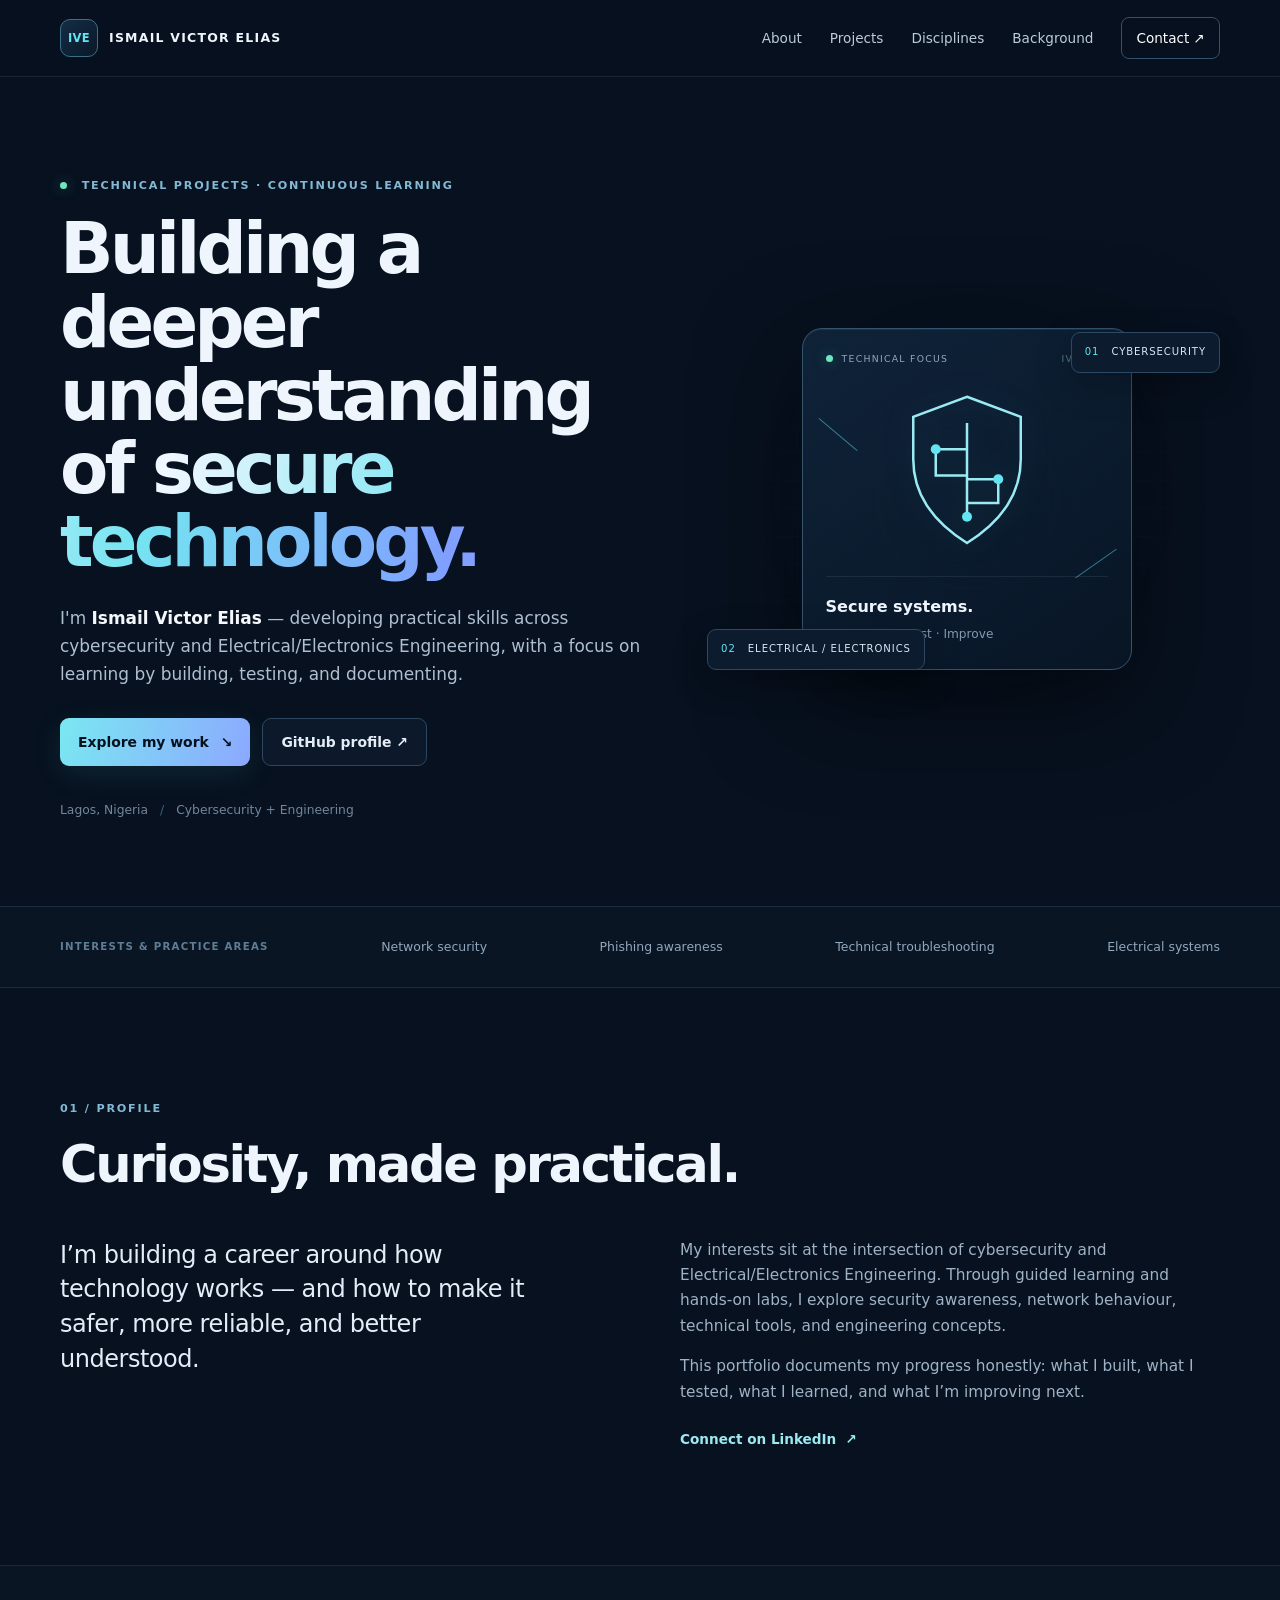
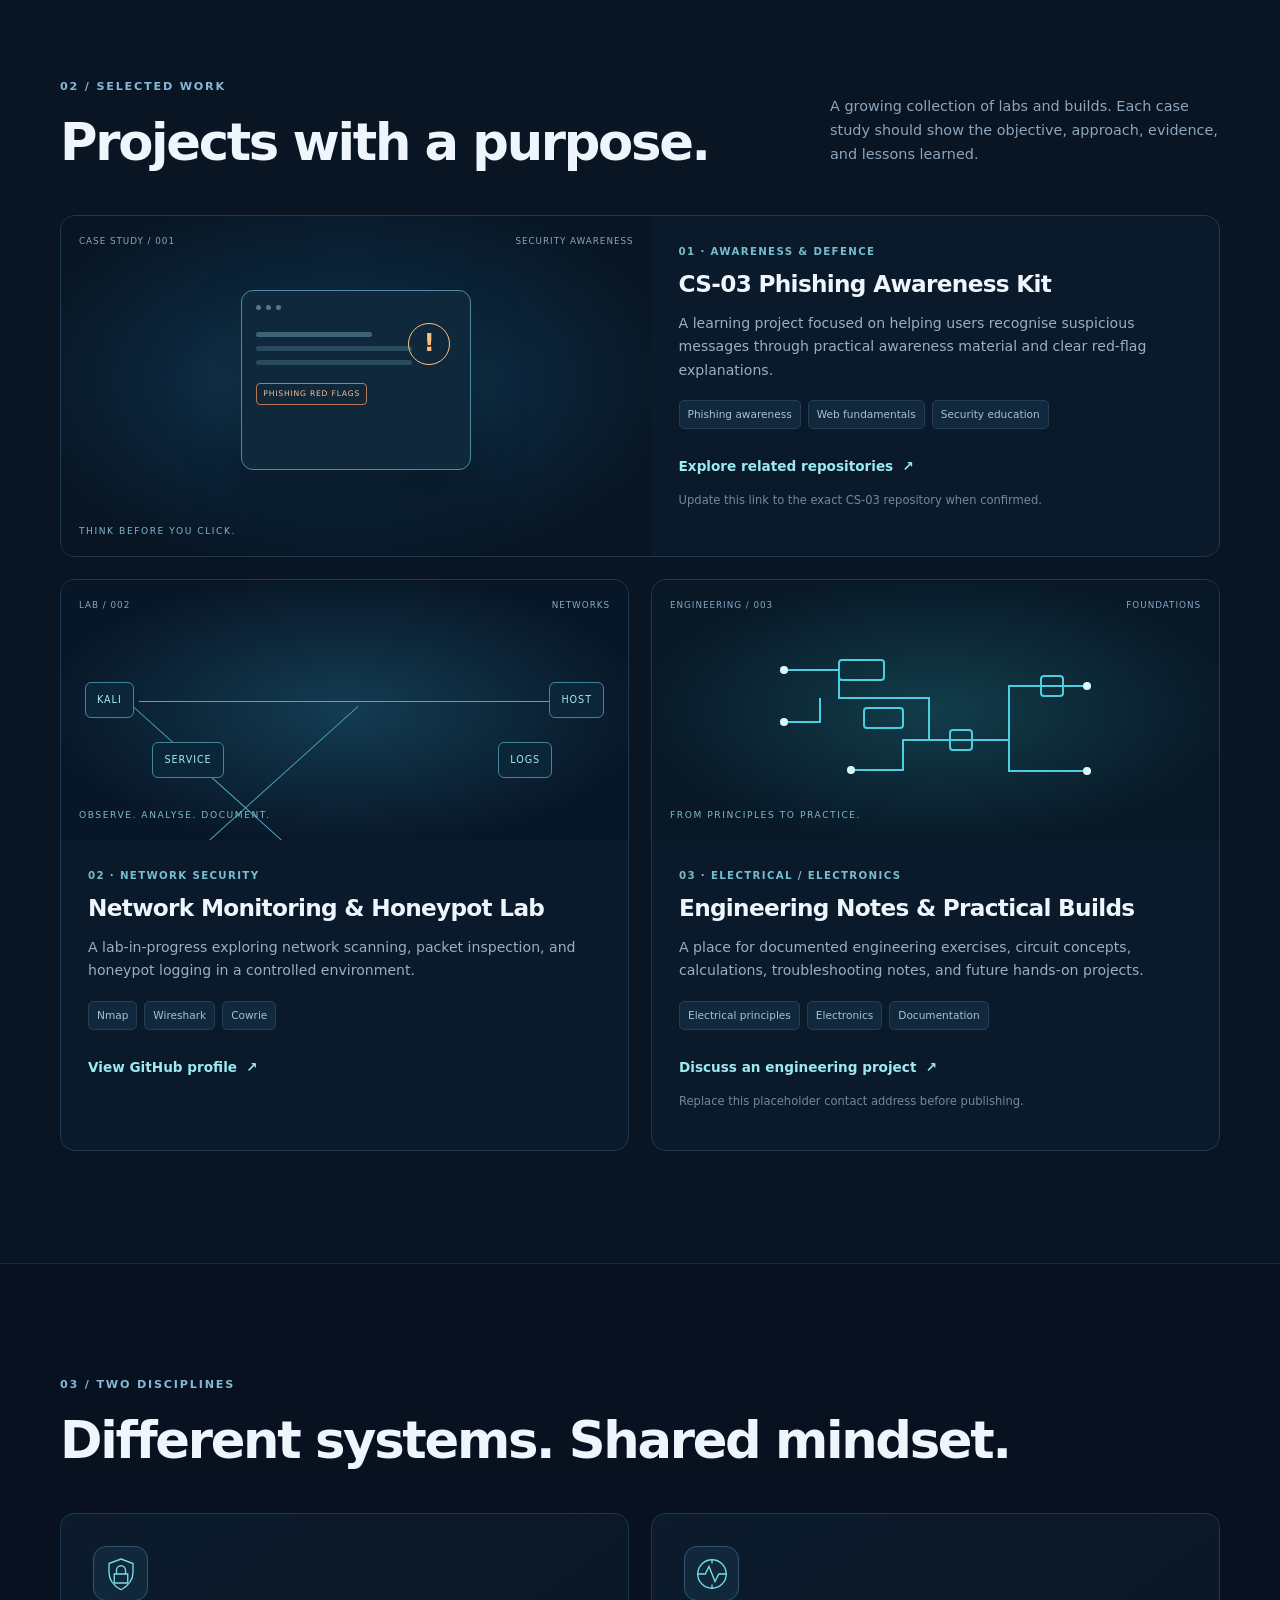
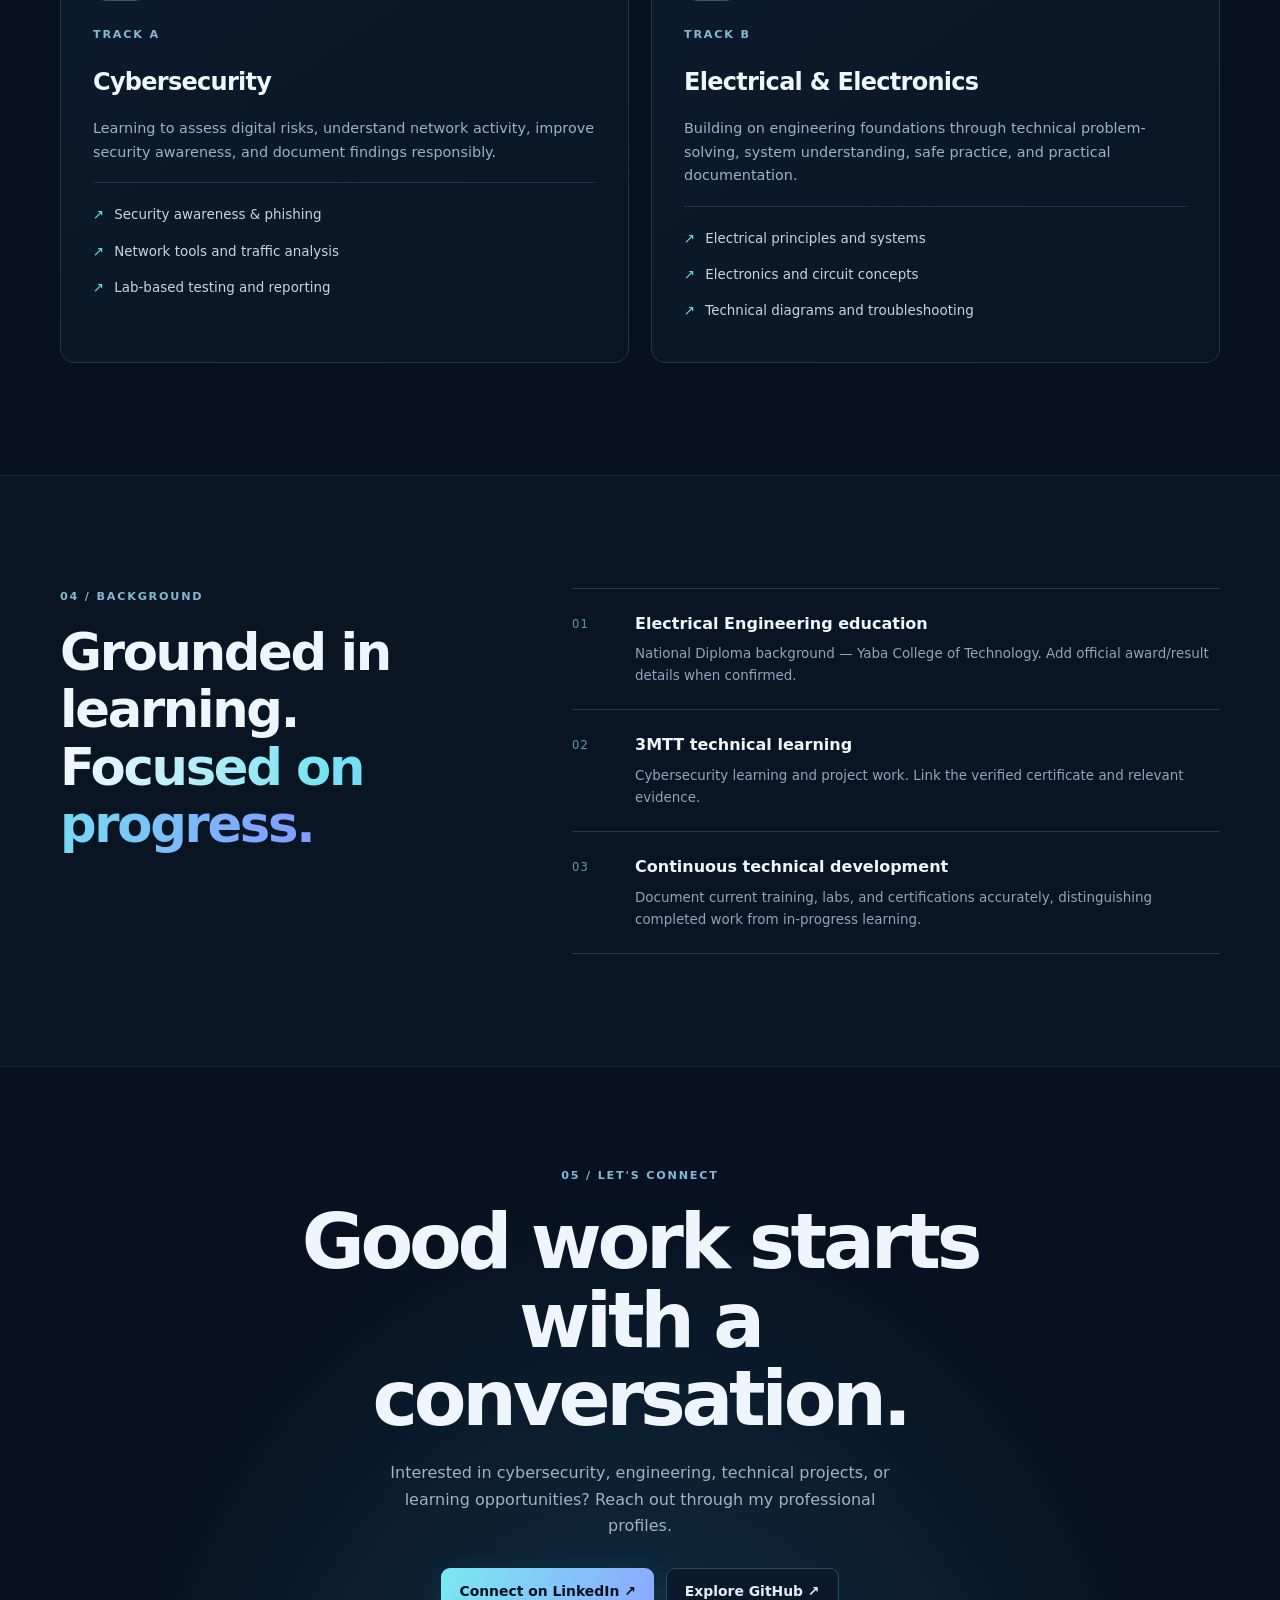
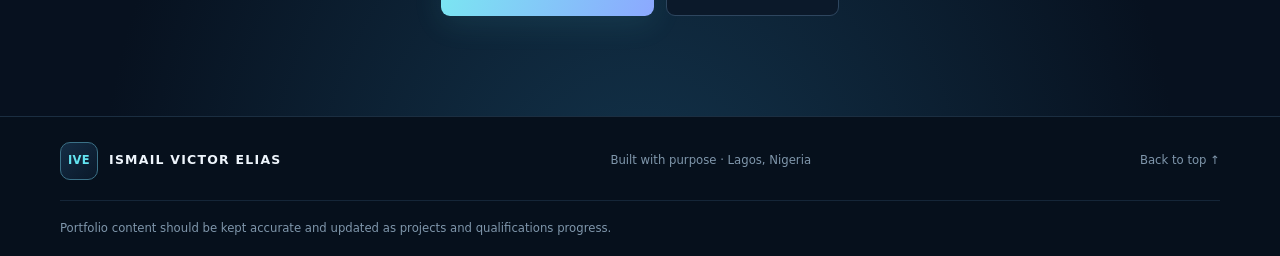
<file: index.html>
<!doctype html>
<html lang="en">
<head>
  <meta charset="utf-8">
  <meta name="viewport" content="width=device-width, initial-scale=1">
  <meta name="theme-color" content="#07111f">
  <meta name="description" content="Ismail Victor Elias explores cybersecurity, network security, and electrical and electronics engineering through practical technical projects and documented learning.">
  <meta property="og:type" content="website">
  <meta property="og:title" content="Ismail Victor Elias | Cybersecurity & Electrical/Electronics">
  <meta property="og:description" content="Practical projects across cybersecurity, networking, and electrical and electronics engineering.">
  <meta property="og:url" content="https://victorelias471-cloud.github.io/">
  <title>Ismail Victor Elias | Cybersecurity & Electrical/Electronics</title>
  <link rel="canonical" href="https://victorelias471-cloud.github.io/">
  <link rel="icon" href="assets/favicon.svg" type="image/svg+xml">
  <link rel="stylesheet" href="styles.css">
  <script type="application/ld+json">
  {
    "@context": "https://schema.org",
    "@type": "Person",
    "name": "Ismail Victor Elias",
    "url": "https://victorelias471-cloud.github.io/",
    "jobTitle": "Emerging Cybersecurity and Electrical/Electronics Engineering Professional",
    "address": {"@type":"PostalAddress","addressLocality":"Lagos","addressCountry":"NG"},
    "sameAs": [
     "https://victorelias471-cloud.github.io/ismail-victor-elias-portfolio/",
      "https://www.linkedin.com/in/victor-ismail-a94011240/"
    ],
    "knowsAbout": [
      "Cybersecurity",
      "Network Security",
      "Phishing Awareness",
      "Electrical Engineering",
      "Electronics",
      "Networking"
    ]
  }
  </script>
</head>
<body>
  <a class="skip-link" href="#main">Skip to content</a>
  <header class="site-header">
    <nav class="nav container" aria-label="Main navigation">
      <a class="brand" href="#top" aria-label="Ismail Victor Elias home"><span class="brand-mark">IVE</span><span>ISMAIL VICTOR ELIAS</span></a>
      <button class="menu-toggle" aria-expanded="false" aria-controls="nav-links">Menu <span aria-hidden="true">☰</span></button>
      <div class="nav-links" id="nav-links">
        <a href="#about">About</a><a href="#work">Projects</a><a href="#disciplines">Disciplines</a><a href="#credentials">Background</a><a class="nav-contact" href="#contact">Contact ↗</a>
      </div>
    </nav>
  </header>

  <main id="main">
    <section class="hero container" id="top">
      <div class="hero-copy">
        <p class="eyebrow"><span class="status-dot"></span> TECHNICAL PROJECTS · CONTINUOUS LEARNING</p>
        <h1>Building a deeper understanding of <span class="gradient-text">secure technology.</span></h1>
        <p class="hero-lede">I'm <strong>Ismail Victor Elias</strong> — developing practical skills across cybersecurity and Electrical/Electronics Engineering, with a focus on learning by building, testing, and documenting.</p>
        <div class="hero-actions">
          <a class="button button-primary" href="#work">Explore my work <span aria-hidden="true">↘</span></a>
          <a class="button button-secondary" href="https://github.com/victorelias471-cloud" target="_blank" rel="noopener noreferrer">GitHub profile ↗</a>
        </div>
        <div class="hero-meta"><span>Lagos, Nigeria</span><span class="meta-separator">/</span><span>Cybersecurity + Engineering</span></div>
      </div>
      <div class="hero-visual" aria-label="Abstract network and circuit illustration">
        <div class="visual-grid"></div>
        <div class="orb orb-one"></div><div class="orb orb-two"></div>
        <div class="core-card">
          <div class="core-top"><span class="mini-dot"></span><span>TECHNICAL FOCUS</span><span class="core-code">IVE / 01</span></div>
          <div class="core-shield"><svg viewBox="0 0 120 132" role="img" aria-label="Shield and circuit mark"><path d="M60 7 103 23v34c0 31-19 52-43 67C36 109 17 88 17 57V23L60 7Z" fill="none" stroke="currentColor" stroke-width="2"/><path d="M60 28v75M35 49h25M60 73h25M35 49v21h25M85 73v19H60" fill="none" stroke="currentColor" stroke-width="2"/><circle cx="35" cy="49" r="4" fill="#63e4f1"/><circle cx="85" cy="73" r="4" fill="#63e4f1"/><circle cx="60" cy="103" r="4" fill="#63e4f1"/></svg></div>
          <div class="core-label"><strong>Secure systems.</strong><span>Understand · Test · Improve</span></div>
          <div class="visual-line line-a"></div><div class="visual-line line-b"></div>
        </div>
        <div class="floating-tag tag-cyber"><span>01</span> CYBERSECURITY</div>
        <div class="floating-tag tag-engineering"><span>02</span> ELECTRICAL / ELECTRONICS</div>
      </div>
    </section>

    <section class="trust-strip">
      <div class="container trust-inner"><span>INTERESTS & PRACTICE AREAS</span><div>Network security</div><div>Phishing awareness</div><div>Technical troubleshooting</div><div>Electrical systems</div></div>
    </section>

    <section class="section container" id="about">
      <div class="section-heading"><p class="eyebrow">01 / PROFILE</p><h2>Curiosity, made practical.</h2></div>
      <div class="about-grid">
        <p class="about-lead">I’m building a career around how technology works — and how to make it safer, more reliable, and better understood.</p>
        <div class="about-body"><p>My interests sit at the intersection of cybersecurity and Electrical/Electronics Engineering. Through guided learning and hands-on labs, I explore security awareness, network behaviour, technical tools, and engineering concepts.</p><p>This portfolio documents my progress honestly: what I built, what I tested, what I learned, and what I’m improving next.</p><a class="text-link" href="https://www.linkedin.com/in/victor-ismail-a94011240/" target="_blank" rel="noopener noreferrer">Connect on LinkedIn <span aria-hidden="true">↗</span></a></div>
      </div>
    </section>

    <section class="section section-dark" id="work">
      <div class="container">
        <div class="section-heading section-heading-row"><div><p class="eyebrow">02 / SELECTED WORK</p><h2>Projects with a purpose.</h2></div><p class="section-intro">A growing collection of labs and builds. Each case study should show the objective, approach, evidence, and lessons learned.</p></div>
        <div class="project-grid">
          <article class="project-card project-featured">
            <div class="project-art art-phishing"><div class="art-topline"><span>CASE STUDY / 001</span><span>SECURITY AWARENESS</span></div><div class="mail-window"><div class="mail-dots"><i></i><i></i><i></i></div><div class="mail-warning">!</div><div class="mail-lines"><b></b><i></i><i></i></div><div class="mail-chip">PHISHING RED FLAGS</div></div><div class="art-caption">THINK BEFORE YOU CLICK.</div></div>
            <div class="project-content"><div class="project-kicker">01 · AWARENESS & DEFENCE</div><h3>CS-03 Phishing Awareness Kit</h3><p>A learning project focused on helping users recognise suspicious messages through practical awareness material and clear red-flag explanations.</p><div class="tag-list"><span>Phishing awareness</span><span>Web fundamentals</span><span>Security education</span></div><a class="text-link" href="https://github.com/victorelias471-cloud" target="_blank" rel="noopener noreferrer">Explore related repositories <span aria-hidden="true">↗</span></a><p class="project-note">Update this link to the exact CS-03 repository when confirmed.</p></div>
          </article>
          <article class="project-card">
            <div class="project-art art-network"><div class="art-topline"><span>LAB / 002</span><span>NETWORKS</span></div><div class="network-map"><span class="node n1">KALI</span><span class="node n2">HOST</span><span class="node n3">SERVICE</span><span class="node n4">LOGS</span><i class="link l1"></i><i class="link l2"></i><i class="link l3"></i></div><div class="art-caption">OBSERVE. ANALYSE. DOCUMENT.</div></div>
            <div class="project-content"><div class="project-kicker">02 · NETWORK SECURITY</div><h3>Network Monitoring & Honeypot Lab</h3><p>A lab-in-progress exploring network scanning, packet inspection, and honeypot logging in a controlled environment.</p><div class="tag-list"><span>Nmap</span><span>Wireshark</span><span>Cowrie</span></div><a class="text-link" href="https://github.com/victorelias471-cloud" target="_blank" rel="noopener noreferrer">View GitHub profile <span aria-hidden="true">↗</span></a></div>
          </article>
          <article class="project-card">
            <div class="project-art art-electrical"><div class="art-topline"><span>ENGINEERING / 003</span><span>FOUNDATIONS</span></div><div class="circuit-board"><svg viewBox="0 0 340 160" aria-hidden="true"><g fill="none" stroke="#4bcfe0" stroke-width="2"><path d="M18 28h55v28h45M18 80h36v-24M118 56h45v42h43M163 98h-26v30H85M206 98h37V44h43M243 98v31h52M286 44h35M295 129h26"/><rect x="73" y="18" width="45" height="20" rx="3"/><rect x="98" y="66" width="39" height="20" rx="3"/><rect x="184" y="88" width="22" height="20" rx="3"/><rect x="275" y="34" width="22" height="20" rx="3"/></g><g fill="#d8faff"><circle cx="18" cy="28" r="4"/><circle cx="18" cy="80" r="4"/><circle cx="85" cy="128" r="4"/><circle cx="321" cy="44" r="4"/><circle cx="321" cy="129" r="4"/></g></svg></div><div class="art-caption">FROM PRINCIPLES TO PRACTICE.</div></div>
            <div class="project-content"><div class="project-kicker">03 · ELECTRICAL / ELECTRONICS</div><h3>Engineering Notes & Practical Builds</h3><p>A place for documented engineering exercises, circuit concepts, calculations, troubleshooting notes, and future hands-on projects.</p><div class="tag-list"><span>Electrical principles</span><span>Electronics</span><span>Documentation</span></div><a class="text-link" href="mailto:hello@example.com?subject=Engineering%20portfolio" >Discuss an engineering project <span aria-hidden="true">↗</span></a><p class="project-note">Replace this placeholder contact address before publishing.</p></div>
          </article>
        </div>
      </div>
    </section>

    <section class="section container" id="disciplines">
      <div class="section-heading"><p class="eyebrow">03 / TWO DISCIPLINES</p><h2>Different systems. Shared mindset.</h2></div>
      <div class="discipline-grid">
        <article class="discipline-card"><div class="discipline-icon"><svg viewBox="0 0 48 48" aria-hidden="true"><path d="M24 4 40 10v12c0 11-7 18-16 23C15 40 8 33 8 22V10L24 4Z" fill="none" stroke="currentColor" stroke-width="1.8"/><path d="M18 24v-5a6 6 0 0 1 12 0v5M15 24h18v12H15z" fill="none" stroke="currentColor" stroke-width="1.8"/></svg></div><p class="eyebrow">TRACK A</p><h3>Cybersecurity</h3><p>Learning to assess digital risks, understand network activity, improve security awareness, and document findings responsibly.</p><ul><li>Security awareness & phishing</li><li>Network tools and traffic analysis</li><li>Lab-based testing and reporting</li></ul></article>
        <article class="discipline-card"><div class="discipline-icon"><svg viewBox="0 0 48 48" aria-hidden="true"><path d="M7 24h8l5-10 8 20 5-10h8M24 4v6M24 38v6M4 24h3M41 24h3" fill="none" stroke="currentColor" stroke-width="1.8"/><circle cx="24" cy="24" r="19" fill="none" stroke="currentColor" stroke-width="1.8"/></svg></div><p class="eyebrow">TRACK B</p><h3>Electrical & Electronics</h3><p>Building on engineering foundations through technical problem-solving, system understanding, safe practice, and practical documentation.</p><ul><li>Electrical principles and systems</li><li>Electronics and circuit concepts</li><li>Technical diagrams and troubleshooting</li></ul></article>
      </div>
    </section>

    <section class="section credentials-section" id="credentials"><div class="container credentials-grid"><div><p class="eyebrow">04 / BACKGROUND</p><h2>Grounded in learning.<br><span class="gradient-text">Focused on progress.</span></h2></div><div class="credential-list"><div class="credential-item"><span class="credential-number">01</span><div><h3>Electrical Engineering education</h3><p>National Diploma background — Yaba College of Technology. Add official award/result details when confirmed.</p></div></div><div class="credential-item"><span class="credential-number">02</span><div><h3>3MTT technical learning</h3><p>Cybersecurity learning and project work. Link the verified certificate and relevant evidence.</p></div></div><div class="credential-item"><span class="credential-number">03</span><div><h3>Continuous technical development</h3><p>Document current training, labs, and certifications accurately, distinguishing completed work from in-progress learning.</p></div></div></div></div></section>

    <section class="contact-section" id="contact"><div class="container contact-inner"><p class="eyebrow">05 / LET'S CONNECT</p><h2>Good work starts<br>with a conversation.</h2><p>Interested in cybersecurity, engineering, technical projects, or learning opportunities? Reach out through my professional profiles.</p><div class="hero-actions"><a class="button button-primary" href="https://www.linkedin.com/in/victor-ismail-a94011240/" target="_blank" rel="noopener noreferrer">Connect on LinkedIn ↗</a><a class="button button-secondary" href="https://github.com/victorelias471-cloud" target="_blank" rel="noopener noreferrer">Explore GitHub ↗</a></div></div></section>
  </main>
  <footer class="footer"><div class="container footer-inner"><a class="brand" href="#top"><span class="brand-mark">IVE</span><span>ISMAIL VICTOR ELIAS</span></a><span>Built with purpose · Lagos, Nigeria</span><a href="#top">Back to top ↑</a></div><div class="container footer-small">Portfolio content should be kept accurate and updated as projects and qualifications progress.</div></footer>
  <script src="script.js"></script>
</body>
</html>
</file>
<file: styles.css>
:root{--bg:#07111f;--bg2:#0a1728;--panel:#0e1d30;--line:#20354b;--text:#eef5fc;--muted:#9eb0c4;--cyan:#63e4f1;--blue:#7198ff;--max:1160px}*{box-sizing:border-box}html{scroll-behavior:smooth;scroll-padding-top:90px}body{margin:0;background:#07111f;color:var(--text);font-family:Inter,ui-sans-serif,system-ui,-apple-system,BlinkMacSystemFont,"Segoe UI",sans-serif;line-height:1.65}a{color:inherit;text-decoration:none}.container{width:min(var(--max),calc(100% - 44px));margin-inline:auto}.skip-link{position:absolute;top:-50px;left:12px;background:#fff;color:#000;padding:10px;z-index:100}.skip-link:focus{top:12px}.site-header{position:sticky;top:0;z-index:20;background:rgba(7,17,31,.86);backdrop-filter:blur(16px);border-bottom:1px solid rgba(150,180,210,.12)}.nav{min-height:76px;display:flex;align-items:center;justify-content:space-between;gap:24px}.brand{display:flex;align-items:center;gap:11px;font-size:.78rem;font-weight:800;letter-spacing:.1em}.brand-mark{display:grid;place-items:center;width:38px;height:38px;border:1px solid #3b7187;border-radius:10px;background:linear-gradient(135deg,#142d45,#0a1829);color:var(--cyan);font-size:.72rem;letter-spacing:.03em}.nav-links{display:flex;align-items:center;gap:28px;color:#bdcbd9;font-size:.85rem}.nav-links a:hover,.text-link:hover{color:var(--cyan)}.nav-contact{border:1px solid #35506a;border-radius:8px;padding:9px 14px;color:#fff}.menu-toggle{display:none;background:transparent;border:1px solid var(--line);border-radius:8px;color:var(--text);padding:9px 12px}.hero{min-height:650px;padding-block:100px 85px;display:grid;grid-template-columns:1.08fr .92fr;align-items:center;gap:58px}.eyebrow{font-size:.7rem;font-weight:800;letter-spacing:.16em;color:#83b9d4;margin:0 0 18px}.status-dot,.mini-dot{display:inline-block;width:7px;height:7px;background:#6ce7bf;border-radius:50%;margin-right:9px;box-shadow:0 0 14px #6ce7bf66}.hero h1{font-size:clamp(2.7rem,5.5vw,5rem);line-height:1.04;letter-spacing:-.055em;margin:0;max-width:690px}.gradient-text{background:linear-gradient(100deg,#f1f7ff 3%,#75e4f1 48%,#809fff 95%);-webkit-background-clip:text;background-clip:text;color:transparent}.hero-lede{max-width:610px;color:#aebfd1;font-size:1.06rem;margin:25px 0 30px}.hero-lede strong{color:#f4f8fc}.hero-actions{display:flex;gap:12px;flex-wrap:wrap}.button{display:inline-flex;align-items:center;justify-content:center;gap:12px;min-height:48px;padding:0 18px;border-radius:9px;font-size:.87rem;font-weight:750;transition:transform .2s,border-color .2s}.button:hover{transform:translateY(-2px)}.button-primary{background:linear-gradient(110deg,#7ae8f1,#8ca8ff);color:#06111f;box-shadow:0 8px 30px #56d8e51b}.button-secondary{border:1px solid #2e465f;color:#e4edf7;background:#0b192a}.hero-meta{display:flex;gap:12px;align-items:center;color:#71869d;font-size:.77rem;margin-top:34px}.meta-separator{color:#3b627e}.hero-visual{position:relative;min-height:430px;display:grid;place-items:center;isolation:isolate}.visual-grid{position:absolute;inset:0;background-image:linear-gradient(#4b78921b 1px,transparent 1px),linear-gradient(90deg,#4b78921b 1px,transparent 1px);background-size:28px 28px;mask-image:radial-gradient(ellipse at center,#000 10%,transparent 72%);z-index:-2}.orb{position:absolute;border-radius:50%;filter:blur(1px);z-index:-1}.orb-one{width:270px;height:270px;background:#2361a31c;box-shadow:0 0 90px #2c88bc18}.orb-two{width:180px;height:180px;border:1px solid #5ee5ef2c}.core-card{width:min(330px,85%);padding:22px 23px 25px;background:linear-gradient(145deg,#10243aee,#081525f5);border:1px solid #34536d;border-radius:20px;box-shadow:0 30px 100px #0008, inset 0 1px #ffffff12;position:relative;overflow:hidden}.core-top{display:flex;align-items:center;color:#8fa9c1;font-size:.58rem;letter-spacing:.14em}.core-code{margin-left:auto;color:#52768d}.core-shield{display:grid;place-items:center;height:210px;color:#9aeaf3}.core-shield svg{height:165px;filter:drop-shadow(0 0 14px #52c8de2c)}.core-label{display:flex;flex-direction:column;gap:4px;border-top:1px solid #ffffff13;padding-top:17px}.core-label strong{font-size:1rem}.core-label span{font-size:.76rem;color:#819ab1}.floating-tag{position:absolute;background:#0c1b2d;border:1px solid #2c4963;border-radius:9px;padding:11px 13px;color:#d7e7f4;font-size:.63rem;letter-spacing:.09em;box-shadow:0 12px 35px #0004}.floating-tag span{color:var(--cyan);margin-right:8px}.tag-cyber{top:48px;right:0}.tag-engineering{bottom:44px;left:-6px}.visual-line{position:absolute;width:50px;height:1px;background:#4cbfd0;opacity:.6}.line-a{top:105px;left:10px;transform:rotate(40deg)}.line-b{bottom:105px;right:10px;transform:rotate(-35deg)}.trust-strip{border-block:1px solid #1b2d40;background:#091523}.trust-inner{min-height:80px;display:flex;align-items:center;justify-content:space-between;gap:20px;flex-wrap:wrap;color:#91a7bd;font-size:.78rem}.trust-inner>span{font-size:.64rem;letter-spacing:.12em;color:#5e7d96;font-weight:800}.section{padding-block:112px}.section-heading{margin-bottom:44px}.section-heading h2,.credentials-grid h2{font-size:clamp(2.1rem,4vw,3.5rem);line-height:1.12;letter-spacing:-.045em;margin:0}.about-grid{display:grid;grid-template-columns:1fr 1fr;gap:80px}.about-lead{font-size:1.5rem;line-height:1.45;letter-spacing:-.02em;max-width:480px;margin:0;color:#e3edf8}.about-body{color:#9fb2c6;font-size:.96rem}.about-body p{margin-top:0}.text-link{display:inline-flex;align-items:center;gap:9px;color:#9beaf1;font-size:.85rem;font-weight:750;margin-top:8px}.section-dark{background:#091523;border-block:1px solid #172a3d}.section-heading-row{display:flex;justify-content:space-between;align-items:end;gap:40px}.section-intro{max-width:390px;color:#8fa5bb;font-size:.9rem;margin:0 0 5px}.project-grid{display:grid;grid-template-columns:1fr 1fr;gap:22px}.project-card{border:1px solid #22384d;background:#0b1a2b;border-radius:15px;overflow:hidden;transition:transform .2s,border-color .2s}.project-card:hover{transform:translateY(-4px);border-color:#426a83}.project-featured{grid-column:1/-1;display:grid;grid-template-columns:1.02fr .98fr}.project-art{position:relative;min-height:260px;overflow:hidden;background:#0b2034;padding:18px}.art-topline{display:flex;justify-content:space-between;gap:10px;font-size:.55rem;letter-spacing:.11em;color:#86a9c1}.art-phishing{min-height:340px;background:radial-gradient(ellipse at 48% 48%,#184b66 0,#0b2439 42%,#081523 80%)}.mail-window{width:230px;height:180px;position:absolute;left:50%;top:48%;transform:translate(-50%,-50%);border:1px solid #4e8ca4;border-radius:12px;background:#10283b;box-shadow:0 20px 55px #0005;padding:14px}.mail-dots{display:flex;gap:5px}.mail-dots i{width:5px;height:5px;background:#56778b;border-radius:50%}.mail-warning{position:absolute;right:20px;top:32px;width:42px;height:42px;display:grid;place-items:center;border:1px solid #ffbd7a;border-radius:50%;color:#ffbd7a;font-size:1.5rem;font-weight:700}.mail-lines{display:flex;flex-direction:column;gap:9px;margin-top:22px}.mail-lines b,.mail-lines i{height:5px;border-radius:3px;background:#3e6378;width:58%}.mail-lines i{width:78%;background:#29495f}.mail-chip{display:inline-block;border:1px solid #b97753;color:#ffbd92;border-radius:4px;padding:4px 6px;font-size:.48rem;letter-spacing:.1em;margin-top:18px}.art-caption{position:absolute;bottom:17px;left:18px;font-size:.57rem;letter-spacing:.17em;color:#82b7cb}.project-content{padding:27px}.project-kicker{color:#76bdce;font-size:.64rem;font-weight:800;letter-spacing:.13em}.project-content h3{font-size:1.45rem;line-height:1.2;letter-spacing:-.03em;margin:10px 0 12px}.project-content p{font-size:.88rem;color:#9aafc3}.tag-list{display:flex;flex-wrap:wrap;gap:7px;margin:18px 0}.tag-list span{font-size:.66rem;color:#a6c1d4;background:#12283d;border:1px solid #243f55;border-radius:5px;padding:5px 8px}.project-note{font-size:.72rem!important;color:#71889e!important}.art-network{background:radial-gradient(ellipse at center,#133c53,#081727 75%)}.network-map{position:absolute;inset:75px 24px 52px}.node{position:absolute;padding:9px 11px;border:1px solid #43859b;background:#0c2639;color:#a7e8ef;font-size:.6rem;letter-spacing:.1em;border-radius:6px;z-index:2}.n1{left:0;top:20%}.n2{right:0;top:20%}.n3{left:13%;bottom:8%}.n4{right:10%;bottom:8%}.link{position:absolute;height:1px;background:#4ba8bd;transform-origin:left}.l1{left:54px;top:34%;width:calc(100% - 108px)}.l2{left:48px;top:38%;width:40%;transform:rotate(42deg)}.l3{right:38px;top:38%;width:40%;transform:rotate(138deg)}.art-electrical{background:radial-gradient(ellipse at 50% 50%,#123d4a,#081827 75%)}.circuit-board{position:absolute;inset:65px 18px 42px;display:grid;place-items:center}.circuit-board svg{width:100%;max-width:340px}.discipline-grid{display:grid;grid-template-columns:1fr 1fr;gap:22px}.discipline-card{padding:32px;border:1px solid #20364b;background:linear-gradient(145deg,#0c1b2c,#091523);border-radius:14px}.discipline-icon{width:55px;height:55px;display:grid;place-items:center;border:1px solid #31566e;border-radius:13px;color:#77dce9;background:#10283a;margin-bottom:25px}.discipline-icon svg{width:36px;height:36px}.discipline-card h3{font-size:1.5rem;margin:0 0 12px;letter-spacing:-.03em}.discipline-card>p:not(.eyebrow){color:#9db1c5;font-size:.9rem}.discipline-card ul{list-style:none;padding:14px 0 0;margin:18px 0 0;border-top:1px solid #20354a;color:#c5d5e3;font-size:.84rem}.discipline-card li{padding:7px 0}.discipline-card li::before{content:"↗";color:var(--cyan);margin-right:10px}.credentials-section{background:#091523;border-block:1px solid #182c40}.credentials-grid{display:grid;grid-template-columns:.8fr 1.2fr;gap:80px}.credential-list{border-top:1px solid #26394d}.credential-item{display:grid;grid-template-columns:45px 1fr;gap:18px;padding:22px 0;border-bottom:1px solid #26394d}.credential-number{color:#5b9caf;font-size:.72rem;letter-spacing:.1em;padding-top:4px}.credential-item h3{font-size:1rem;margin:0 0 6px}.credential-item p{font-size:.84rem;color:#8fa5bb;margin:0}.contact-section{padding:100px 0;background:radial-gradient(ellipse at 50% 120%,#13344c 0, #07111f 60%)}.contact-inner{max-width:720px;text-align:center}.contact-inner h2{font-size:clamp(2.8rem,6vw,5rem);line-height:1.02;letter-spacing:-.055em;margin:0}.contact-inner>p:not(.eyebrow){max-width:530px;margin:22px auto 28px;color:#9fb3c6}.contact-inner .hero-actions{justify-content:center}.footer{border-top:1px solid #1b2e41;background:#06101c;padding:25px 0 18px}.footer-inner{display:flex;align-items:center;justify-content:space-between;gap:20px}.footer-inner>span,.footer-inner>a:last-child,.footer-small{font-size:.73rem;color:#7f96ab}.footer-small{padding-top:18px;border-top:1px solid #152638;margin-top:20px}.footer-inner>a:last-child:hover{color:var(--cyan)}@media(max-width:850px){.hero{grid-template-columns:1fr;gap:20px;padding-top:78px}.hero-copy{max-width:720px}.hero-visual{min-height:390px}.tag-engineering{left:3%}.section-heading-row{display:block}.section-intro{margin-top:20px}.credentials-grid{gap:40px}.nav-links{gap:16px}.nav-links a{font-size:.78rem}}@media(max-width:650px){.container{width:min(var(--max),calc(100% - 32px))}.nav{min-height:68px}.brand{font-size:.65rem;letter-spacing:.06em}.brand-mark{width:34px;height:34px}.menu-toggle{display:block}.nav-links{display:none;position:absolute;top:67px;left:0;right:0;padding:18px 22px 22px;background:#081523;border-bottom:1px solid #23384d;flex-direction:column;align-items:stretch;gap:0}.nav-links.open{display:flex}.nav-links a{padding:12px 0;font-size:.9rem}.nav-links .nav-contact{padding:10px 12px;margin-top:8px;text-align:center}.hero{padding-block:70px 45px}.hero h1{font-size:clamp(2.6rem,12vw,4rem)}.hero-lede{font-size:.98rem}.hero-visual{min-height:340px}.core-card{width:280px;padding:17px}.core-shield{height:165px}.core-shield svg{height:130px}.floating-tag{font-size:.52rem;padding:9px}.tag-cyber{right:-1px;top:20px}.tag-engineering{bottom:20px;left:-2px}.trust-inner{padding-block:20px;justify-content:flex-start;gap:12px 18px}.trust-inner>span{width:100%}.trust-inner>div{font-size:.72rem}.section{padding-block:76px}.section-heading{margin-bottom:30px}.about-grid{grid-template-columns:1fr;gap:20px}.about-lead{font-size:1.28rem}.project-grid{grid-template-columns:1fr}.project-featured{grid-column:auto;grid-template-columns:1fr}.art-phishing{min-height:290px}.project-art{min-height:245px}.project-content{padding:23px}.discipline-grid{grid-template-columns:1fr}.discipline-card{padding:25px}.credentials-grid{grid-template-columns:1fr;gap:32px}.credential-item{grid-template-columns:32px 1fr;gap:12px}.contact-section{padding:78px 0}.contact-inner h2{font-size:clamp(2.8rem,13vw,4.3rem)}.footer-inner{flex-wrap:wrap}.footer-inner>span{order:3;width:100%}.footer-small{line-height:1.6}}@media(prefers-reduced-motion:reduce){html{scroll-behavior:auto}*,*::before,*::after{transition:none!important;animation:none!important}}
</file>
